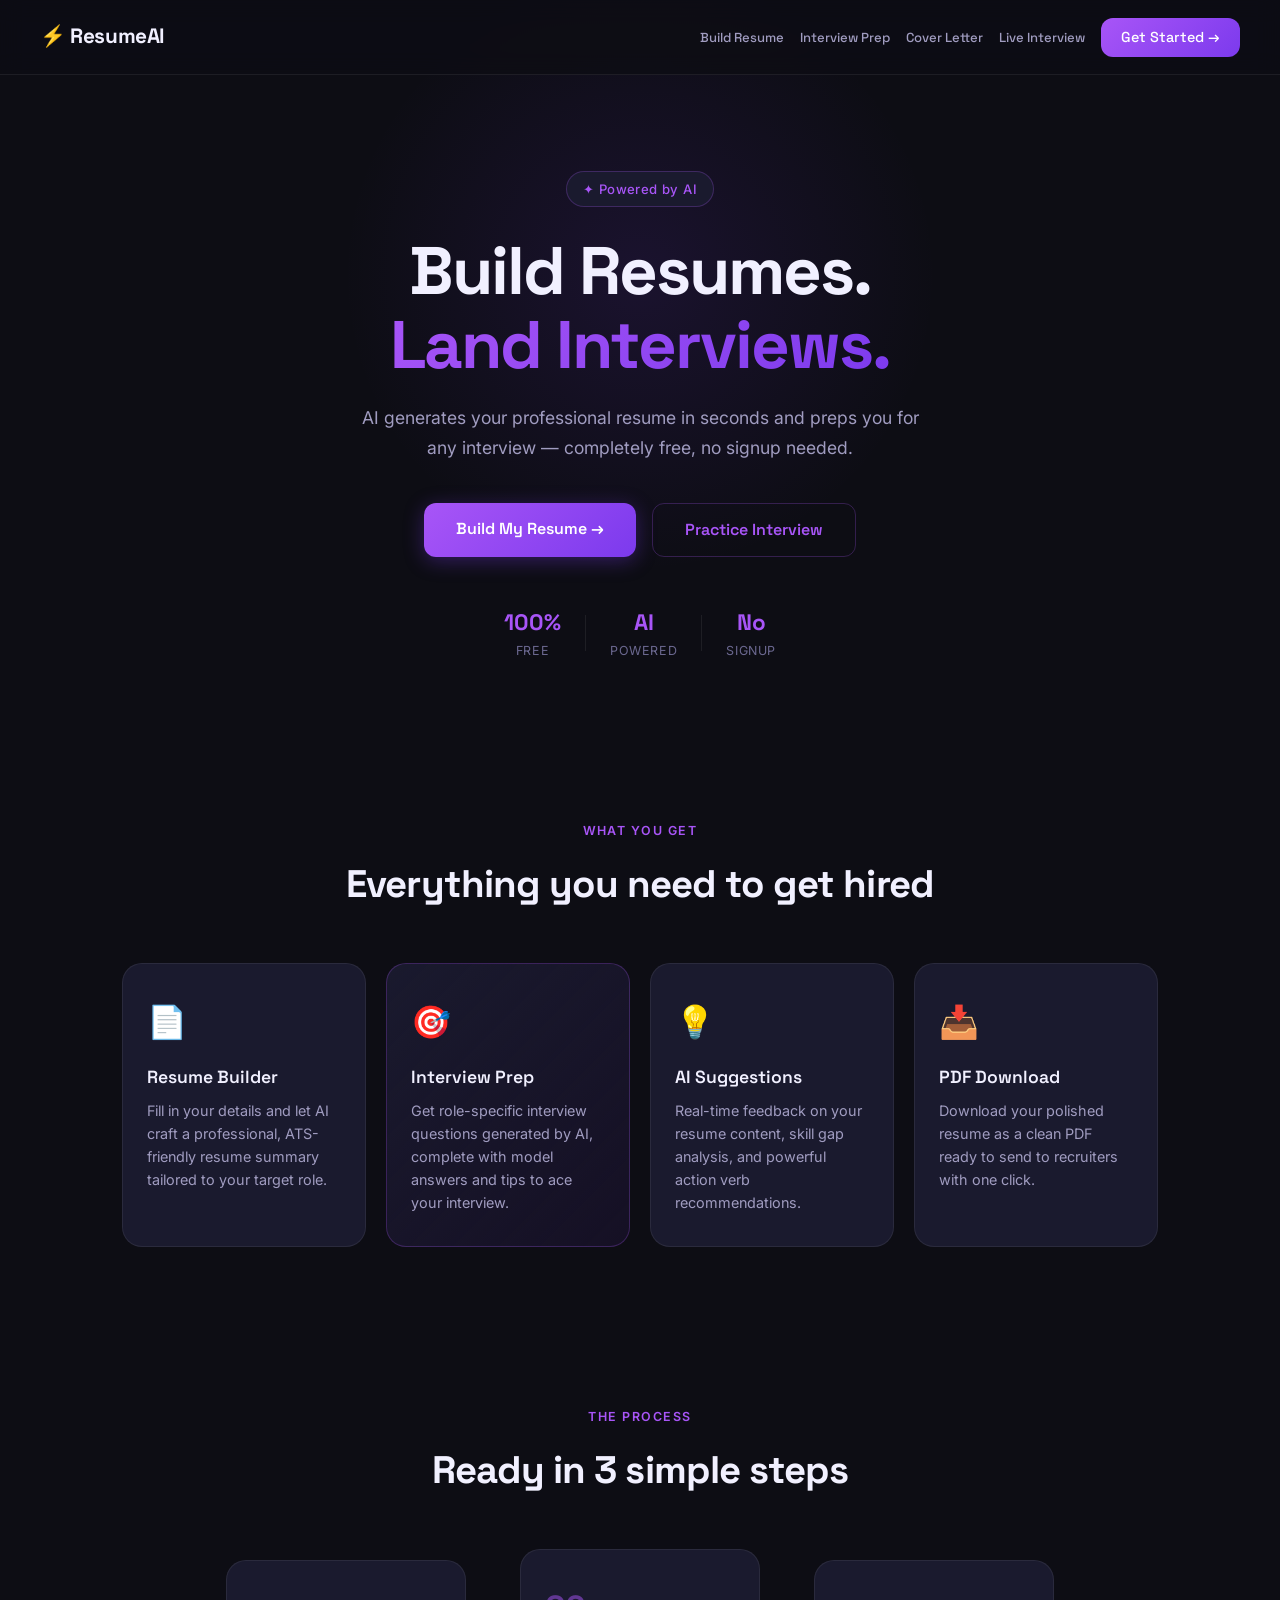
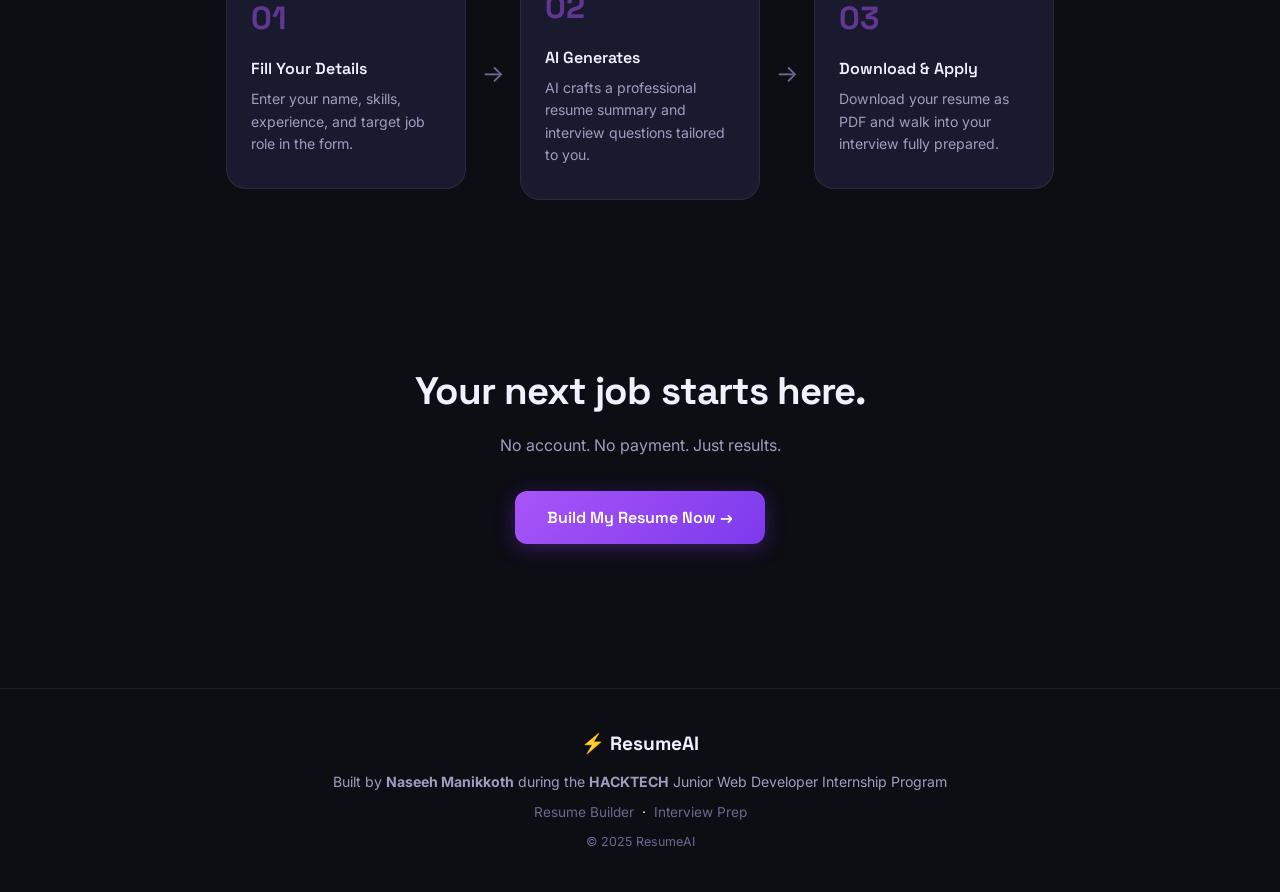
<file: index.html>
<!DOCTYPE html>
<html lang="en">
<head>
  <meta charset="UTF-8" />
  <meta name="viewport" content="width=device-width, initial-scale=1.0"/>
  <title>AI Resume Builder | HACKTECH</title>
  <link rel="stylesheet" href="css/style.css"/>
  <link href="https://fonts.googleapis.com/css2?family=Space+Grotesk:wght@400;500;600;700&family=Inter:wght@300;400;500&display=swap" rel="stylesheet"/>
</head>
<body>

  <nav class="navbar">
    <div class="nav-logo">⚡ ResumeAI</div>
    <div class="nav-links">
      <a href="resume-builder.html">Build Resume</a>
      <a href="interview-prep.html">Interview Prep</a>
      <a href="cover-letter.html">Cover Letter</a>
      <a href="live-interview.html">Live Interview</a>
      <a href="resume-builder.html" class="btn-nav">Get Started →</a>
    </div>
    <div class="hamburger" onclick="toggleMenu()">☰</div>
  </nav>


  <div class="mobile-menu" id="mobileMenu">
    <a href="resume-builder.html" onclick="toggleMenu()">Build Resume</a>
    <a href="interview-prep.html" onclick="toggleMenu()">Interview Prep</a>
    <a href="cover-letter.html" onclick="toggleMenu()">Cover Letter</a>
    <a href="live-interview.html" onclick="toggleMenu()">Live Interview</a>
    <a href="resume-builder.html" class="btn-nav" onclick="toggleMenu()">Get Started →</a>
  </div>


  <section class="hero">
    <div class="hero-badge">✦ Powered by AI</div>
    <h1 class="hero-title">Build Resumes.<br/><span class="gradient-text">Land Interviews.</span></h1>
    <p class="hero-sub">AI generates your professional resume in seconds and preps you for any interview — completely free, no signup needed.</p>
    <div class="hero-buttons">
      <a href="resume-builder.html" class="btn-primary">Build My Resume →</a>
      <a href="interview-prep.html" class="btn-secondary">Practice Interview</a>
    </div>
    <div class="hero-stats">
      <div class="stat"><span class="stat-num">100%</span><span class="stat-label">Free</span></div>
      <div class="stat-divider"></div>
      <div class="stat"><span class="stat-num">AI</span><span class="stat-label">Powered</span></div>
      <div class="stat-divider"></div>
      <div class="stat"><span class="stat-num">No</span><span class="stat-label">Signup</span></div>
    </div>
  </section>


  <section class="features">
    <p class="section-eyebrow">What you get</p>
    <h2 class="section-title">Everything you need to get hired</h2>
    <div class="features-grid">
      <div class="feature-card">
        <div class="feature-icon">📄</div>
        <h3>Resume Builder</h3>
        <p>Fill in your details and let AI craft a professional, ATS-friendly resume summary tailored to your target role.</p>
      </div>
      <div class="feature-card feature-card--highlight">
        <div class="feature-icon">🎯</div>
        <h3>Interview Prep</h3>
        <p>Get role-specific interview questions generated by AI, complete with model answers and tips to ace your interview.</p>
      </div>
      <div class="feature-card">
        <div class="feature-icon">💡</div>
        <h3>AI Suggestions</h3>
        <p>Real-time feedback on your resume content, skill gap analysis, and powerful action verb recommendations.</p>
      </div>
      <div class="feature-card">
        <div class="feature-icon">📥</div>
        <h3>PDF Download</h3>
        <p>Download your polished resume as a clean PDF ready to send to recruiters with one click.</p>
      </div>
    </div>
  </section>


  <section class="how-it-works">
    <p class="section-eyebrow">The process</p>
    <h2 class="section-title">Ready in 3 simple steps</h2>
    <div class="steps">
      <div class="step">
        <div class="step-num">01</div>
        <h3>Fill Your Details</h3>
        <p>Enter your name, skills, experience, and target job role in the form.</p>
      </div>
      <div class="step-arrow">→</div>
      <div class="step">
        <div class="step-num">02</div>
        <h3>AI Generates</h3>
        <p>AI crafts a professional resume summary and interview questions tailored to you.</p>
      </div>
      <div class="step-arrow">→</div>
      <div class="step">
        <div class="step-num">03</div>
        <h3>Download & Apply</h3>
        <p>Download your resume as PDF and walk into your interview fully prepared.</p>
      </div>
    </div>
  </section>


  <section class="cta-section">
    <h2>Your next job starts here.</h2>
    <p>No account. No payment. Just results.</p>
    <a href="resume-builder.html" class="btn-primary">Build My Resume Now →</a>
  </section>

  <footer class="footer">
    <div class="footer-logo">⚡ ResumeAI</div>
    <p class="footer-credit">Built by <strong>Naseeh Manikkoth</strong> during the <strong>HACKTECH</strong> Junior Web Developer Internship Program</p>
    <p class="footer-links">
      <a href="resume-builder.html">Resume Builder</a> &nbsp;·&nbsp;
      <a href="interview-prep.html">Interview Prep</a>
    </p>
    <p class="footer-copy">© 2025 ResumeAI</p>
  </footer>

  <script src="js/main.js"></script>
</body>
</html>
</file>
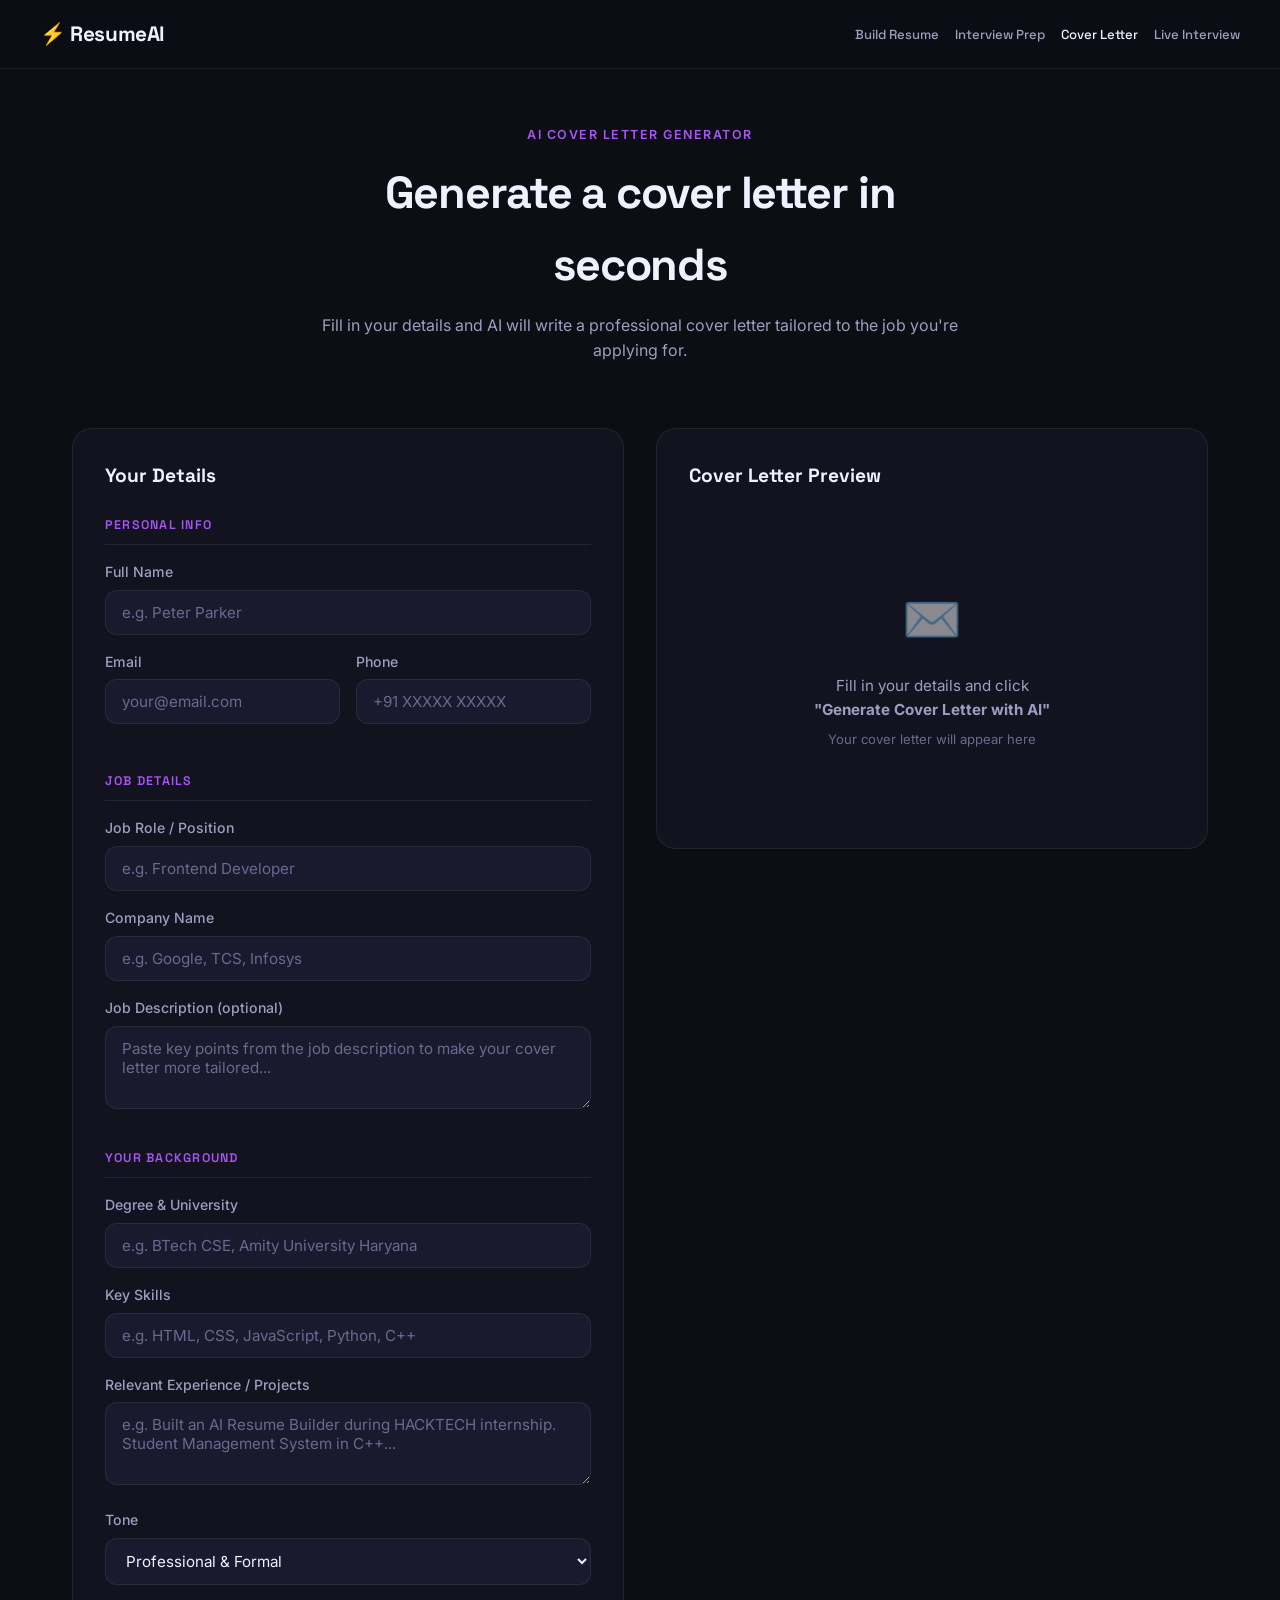
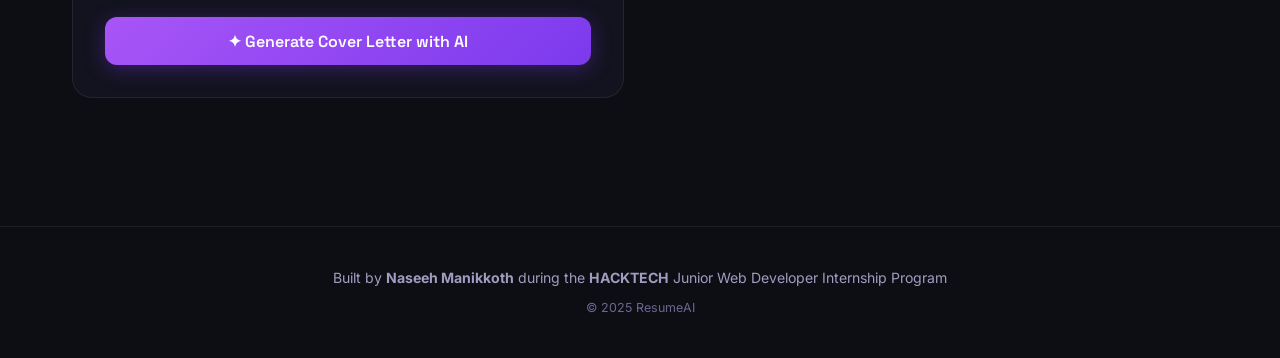
<file: cover-letter.html>
<!DOCTYPE html>
<html lang="en">
<head>
  <meta charset="UTF-8"/>
  <meta name="viewport" content="width=device-width, initial-scale=1.0"/>
  <title>Cover Letter Generator | ResumeAI</title>
  <link rel="stylesheet" href="css/style.css"/>
  <link rel="stylesheet" href="css/cover.css"/>
  <link href="https://fonts.googleapis.com/css2?family=Space+Grotesk:wght@400;500;600;700&family=Inter:wght@300;400;500&display=swap" rel="stylesheet"/>
</head>
<body>

  <!-- NAVBAR -->
  <nav class="navbar">
    <a href="index.html" class="nav-logo">⚡ ResumeAI</a>
    <div class="nav-links">
      <a href="resume-builder.html">Build Resume</a>
      <a href="interview-prep.html">Interview Prep</a>
      <a href="cover-letter.html" class="active">Cover Letter</a>
      <a href="live-interview.html">Live Interview</a>
    </div>
    <div class="hamburger" onclick="toggleMenu()">☰</div>
  </nav>

  <!-- MOBILE MENU -->
  <div class="mobile-menu" id="mobileMenu">
    <a href="resume-builder.html" onclick="toggleMenu()">Build Resume</a>
    <a href="interview-prep.html" onclick="toggleMenu()">Interview Prep</a>
    <a href="cover-letter.html" onclick="toggleMenu()">Cover Letter</a>
    <a href="live-interview.html" onclick="toggleMenu()">Live Interview</a>
  </div>

  <!-- PAGE HEADER -->
  <div class="page-header">
    <p class="section-eyebrow">AI Cover Letter Generator</p>
    <h1>Generate a cover letter in seconds</h1>
    <p class="page-sub">Fill in your details and AI will write a professional cover letter tailored to the job you're applying for.</p>
  </div>

  <!-- MAIN CONTENT -->
  <div class="cover-container">

    <!-- FORM PANEL -->
    <div class="form-panel">
      <h2 class="panel-title">Your Details</h2>

      <!-- Personal Info -->
      <div class="form-section">
        <h3 class="form-section-title">Personal Info</h3>
        <div class="form-group">
          <label for="fullName">Full Name</label>
          <input type="text" id="fullName" placeholder="e.g. Peter Parker"/>
        </div>
        <div class="form-row">
          <div class="form-group">
            <label for="email">Email</label>
            <input type="email" id="email" placeholder="your@email.com"/>
          </div>
          <div class="form-group">
            <label for="phone">Phone</label>
            <input type="text" id="phone" placeholder="+91 XXXXX XXXXX"/>
          </div>
        </div>
      </div>

      <!-- Job Details -->
      <div class="form-section">
        <h3 class="form-section-title">Job Details</h3>
        <div class="form-group">
          <label for="jobRole">Job Role / Position</label>
          <input type="text" id="jobRole" placeholder="e.g. Frontend Developer"/>
        </div>
        <div class="form-group">
          <label for="companyName">Company Name</label>
          <input type="text" id="companyName" placeholder="e.g. Google, TCS, Infosys"/>
        </div>
        <div class="form-group">
          <label for="jobDesc">Job Description (optional)</label>
          <textarea id="jobDesc" rows="3" placeholder="Paste key points from the job description to make your cover letter more tailored..."></textarea>
        </div>
      </div>

      <!-- Your Background -->
      <div class="form-section">
        <h3 class="form-section-title">Your Background</h3>
        <div class="form-group">
          <label for="degree">Degree & University</label>
          <input type="text" id="degree" placeholder="e.g. BTech CSE, Amity University Haryana"/>
        </div>
        <div class="form-group">
          <label for="skills">Key Skills</label>
          <input type="text" id="skills" placeholder="e.g. HTML, CSS, JavaScript, Python, C++"/>
        </div>
        <div class="form-group">
          <label for="experience">Relevant Experience / Projects</label>
          <textarea id="experience" rows="3" placeholder="e.g. Built an AI Resume Builder during HACKTECH internship. Student Management System in C++..."></textarea>
        </div>
        <div class="form-group">
          <label for="tone">Tone</label>
          <select id="tone">
            <option value="professional">Professional & Formal</option>
            <option value="enthusiastic">Enthusiastic & Energetic</option>
            <option value="confident">Confident & Bold</option>
          </select>
        </div>
      </div>

      <button class="btn-primary btn-full" onclick="generateCoverLetter()">
        ✦ Generate Cover Letter with AI
      </button>
    </div>

    <!-- PREVIEW PANEL -->
    <div class="preview-panel">
      <div class="preview-header">
        <h2 class="panel-title">Cover Letter Preview</h2>
        <button class="btn-download" onclick="downloadCoverLetter()" id="downloadBtn" style="display:none;">📥 Download PDF</button>
      </div>

      <!-- Empty State -->
      <div class="empty-state" id="emptyState">
        <div class="empty-icon">✉️</div>
        <p>Fill in your details and click<br/><strong>"Generate Cover Letter with AI"</strong></p>
        <p class="empty-sub">Your cover letter will appear here</p>
      </div>

      <!-- Loading State -->
      <div class="loading-state" id="loadingState" style="display:none;">
        <div class="loader"></div>
        <p>AI is writing your cover letter...</p>
      </div>

      <!-- Cover Letter Output -->
      <div class="cover-output" id="coverOutput" style="display:none;">
        <div id="coverContent"></div>
      </div>
    </div>

  </div>

  <!-- FOOTER -->
  <footer class="footer">
    <p class="footer-credit">Built by <strong>Naseeh Manikkoth</strong> during the <strong>HACKTECH</strong> Junior Web Developer Internship Program</p>
    <p class="footer-copy">© 2025 ResumeAI</p>
  </footer>

  <script src="js/main.js"></script>
  <script src="js/gemini.js"></script>
  <script src="js/cover.js"></script>
</body>
</html>
</file>
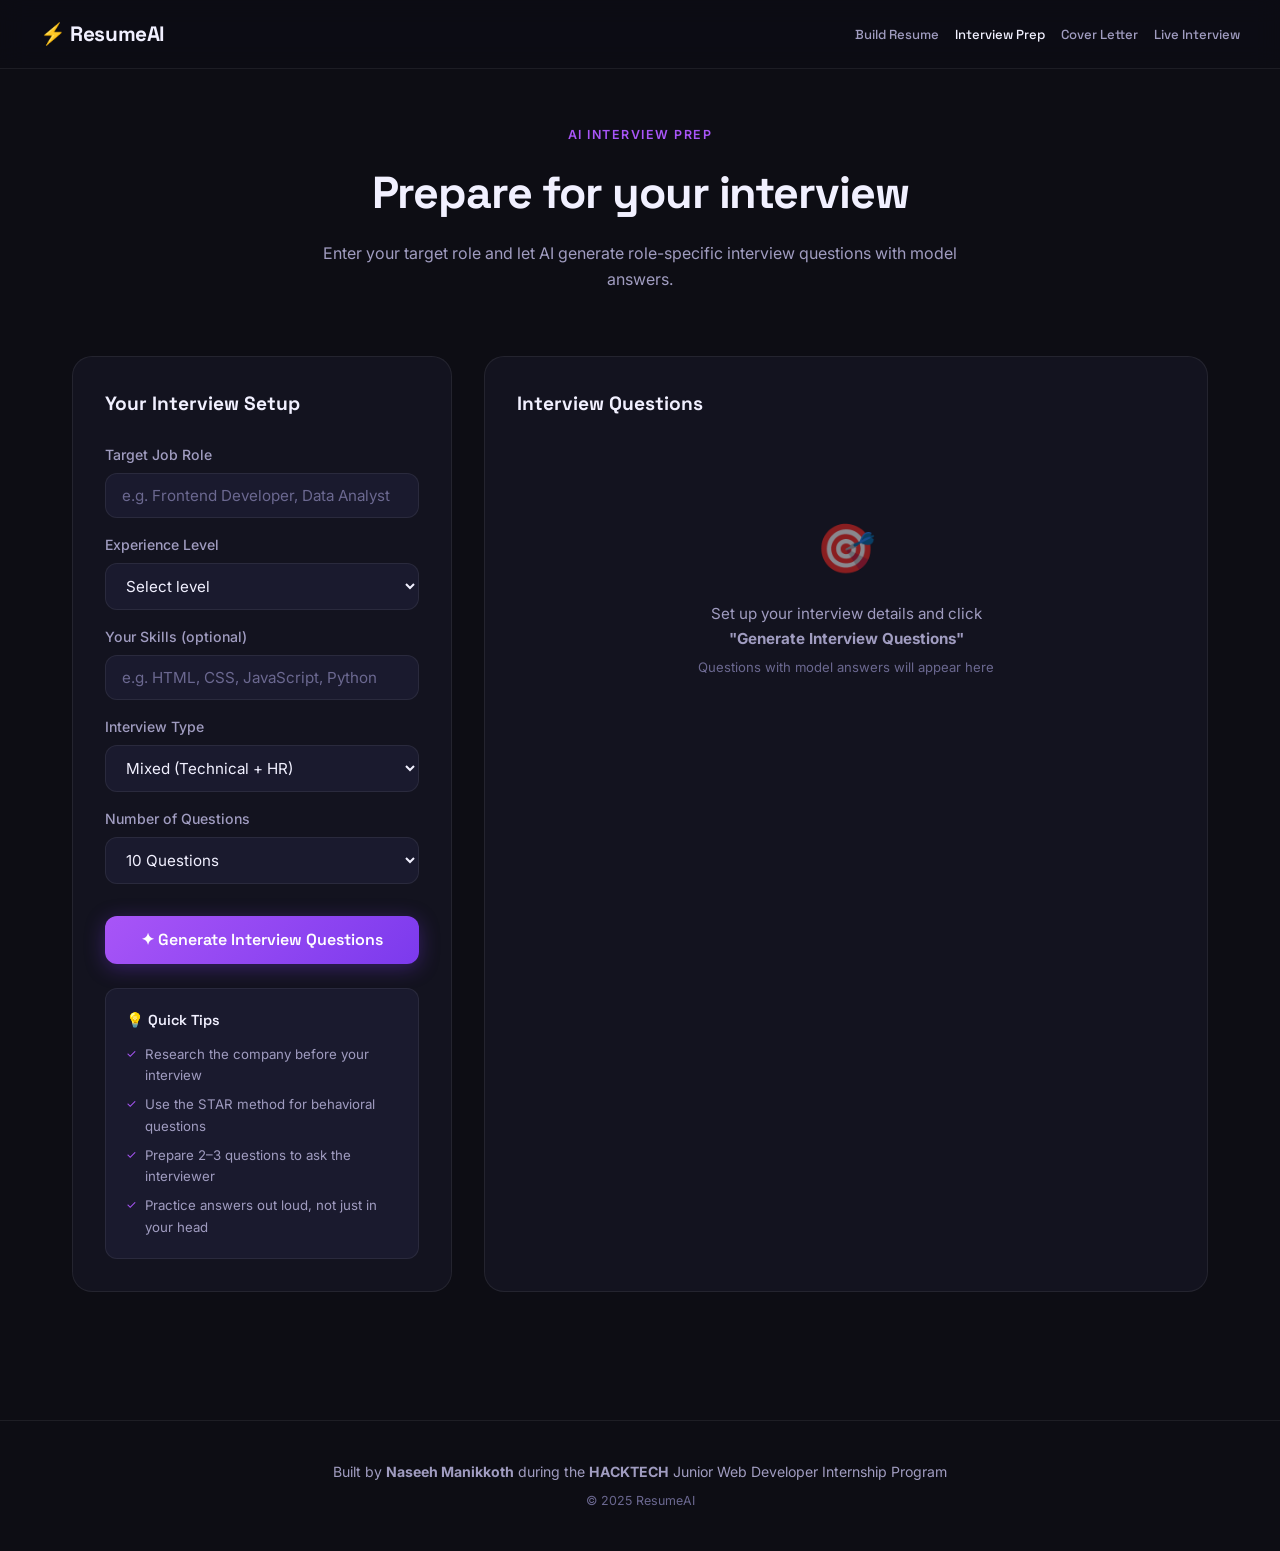
<file: interview-prep.html>
<!DOCTYPE html>
<html lang="en">
<head>
  <meta charset="UTF-8"/>
  <meta name="viewport" content="width=device-width, initial-scale=1.0"/>
  <title>Interview Prep | ResumeAI</title>
  <link rel="stylesheet" href="css/style.css"/>
  <link rel="stylesheet" href="css/interview.css"/>
  <link href="https://fonts.googleapis.com/css2?family=Space+Grotesk:wght@400;500;600;700&family=Inter:wght@300;400;500&display=swap" rel="stylesheet"/>
</head>
<body>

  <nav class="navbar">
    <a href="index.html" class="nav-logo">⚡ ResumeAI</a>
    <div class="nav-links">
      <a href="resume-builder.html">Build Resume</a>
      <a href="interview-prep.html" class="active">Interview Prep</a>
      <a href="cover-letter.html" onclick="toggleMenu()">Cover Letter</a>
      <a href="live-interview.html">Live Interview</a>
    </div>
    <div class="hamburger" onclick="toggleMenu()">☰</div>
  </nav>

  <div class="mobile-menu" id="mobileMenu">
    <a href="resume-builder.html" onclick="toggleMenu()">Build Resume</a>
    <a href="interview-prep.html" onclick="toggleMenu()">Interview Prep</a>
    <a href="cover-letter.html" onclick="toggleMenu()">Cover Letter</a> 
    <a href="live-interview.html" onclick="toggleMenu()">Live Interview</a>
  </div>

  <div class="page-header">
    <p class="section-eyebrow">AI Interview Prep</p>
    <h1>Prepare for your interview</h1>
    <p class="page-sub">Enter your target role and let AI generate role-specific interview questions with model answers.</p>
  </div>

  <div class="interview-container">


    <div class="input-panel">
      <h2 class="panel-title">Your Interview Setup</h2>

      <div class="form-section">
        <div class="form-group">
          <label for="intRole">Target Job Role</label>
          <input type="text" id="intRole" placeholder="e.g. Frontend Developer, Data Analyst"/>
        </div>
        <div class="form-group">
          <label for="intLevel">Experience Level</label>
          <select id="intLevel">
            <option value="">Select level</option>
            <option value="fresher">Fresher / Intern</option>
            <option value="junior">Junior (0–2 years)</option>
            <option value="mid">Mid-level (2–5 years)</option>
            <option value="senior">Senior (5+ years)</option>
          </select>
        </div>
        <div class="form-group">
          <label for="intSkills">Your Skills (optional)</label>
          <input type="text" id="intSkills" placeholder="e.g. HTML, CSS, JavaScript, Python"/>
        </div>
        <div class="form-group">
          <label for="intType">Interview Type</label>
          <select id="intType">
            <option value="mixed">Mixed (Technical + HR)</option>
            <option value="technical">Technical Only</option>
            <option value="hr">HR / Behavioral Only</option>
          </select>
        </div>
        <div class="form-group">
          <label for="numQuestions">Number of Questions</label>
          <select id="numQuestions">
            <option value="5">5 Questions</option>
            <option value="10" selected>10 Questions</option>
            <option value="15">15 Questions</option>
          </select>
        </div>
      </div>

      <button class="btn-primary btn-full" onclick="generateQuestions()">
        ✦ Generate Interview Questions
      </button>

      <div class="tips-box">
        <h3>💡 Quick Tips</h3>
        <ul>
          <li>Research the company before your interview</li>
          <li>Use the STAR method for behavioral questions</li>
          <li>Prepare 2–3 questions to ask the interviewer</li>
          <li>Practice answers out loud, not just in your head</li>
        </ul>
      </div>
    </div>

    <div class="questions-panel">
      <h2 class="panel-title">Interview Questions</h2>

      <div class="empty-state" id="intEmptyState">
        <div class="empty-icon">🎯</div>
        <p>Set up your interview details and click<br/><strong>"Generate Interview Questions"</strong></p>
        <p class="empty-sub">Questions with model answers will appear here</p>
      </div>

      <div class="loading-state" id="intLoadingState" style="display:none;">
        <div class="loader"></div>
        <p>AI is preparing your questions...</p>
      </div>

      <div id="questionsOutput" style="display:none;">
        <div class="questions-meta" id="questionsMeta"></div>
        <div id="questionsList"></div>
        <button class="btn-secondary btn-full" onclick="generateQuestions()" style="margin-top:1.5rem;">
          🔄 Regenerate Questions
        </button>
      </div>

    </div>
  </div>

  <footer class="footer">
    <p class="footer-credit">Built by <strong>Naseeh Manikkoth</strong> during the <strong>HACKTECH</strong> Junior Web Developer Internship Program</p>
    <p class="footer-copy">© 2025 ResumeAI</p>
  </footer>

  <script src="js/main.js"></script>
  <script src="js/gemini.js"></script>
  <script src="js/interview.js"></script>
</body>
</html>
</file>
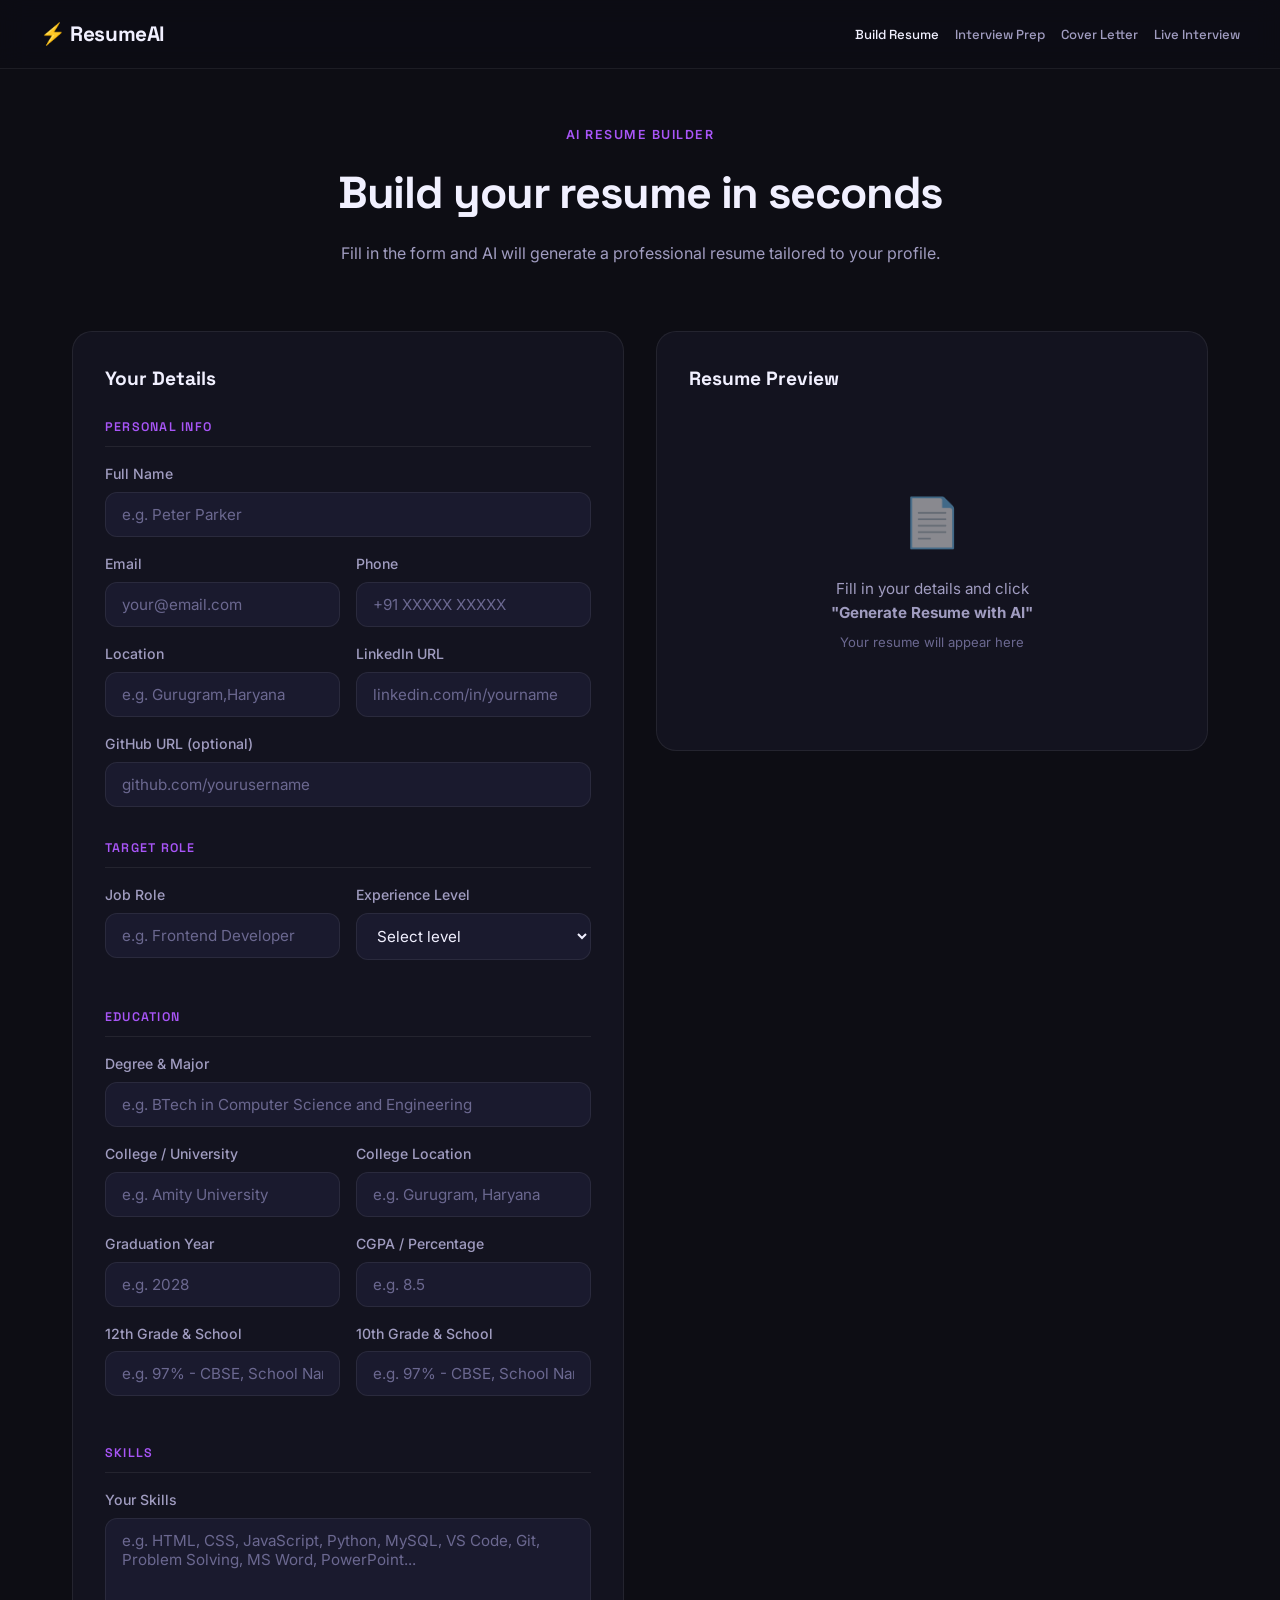
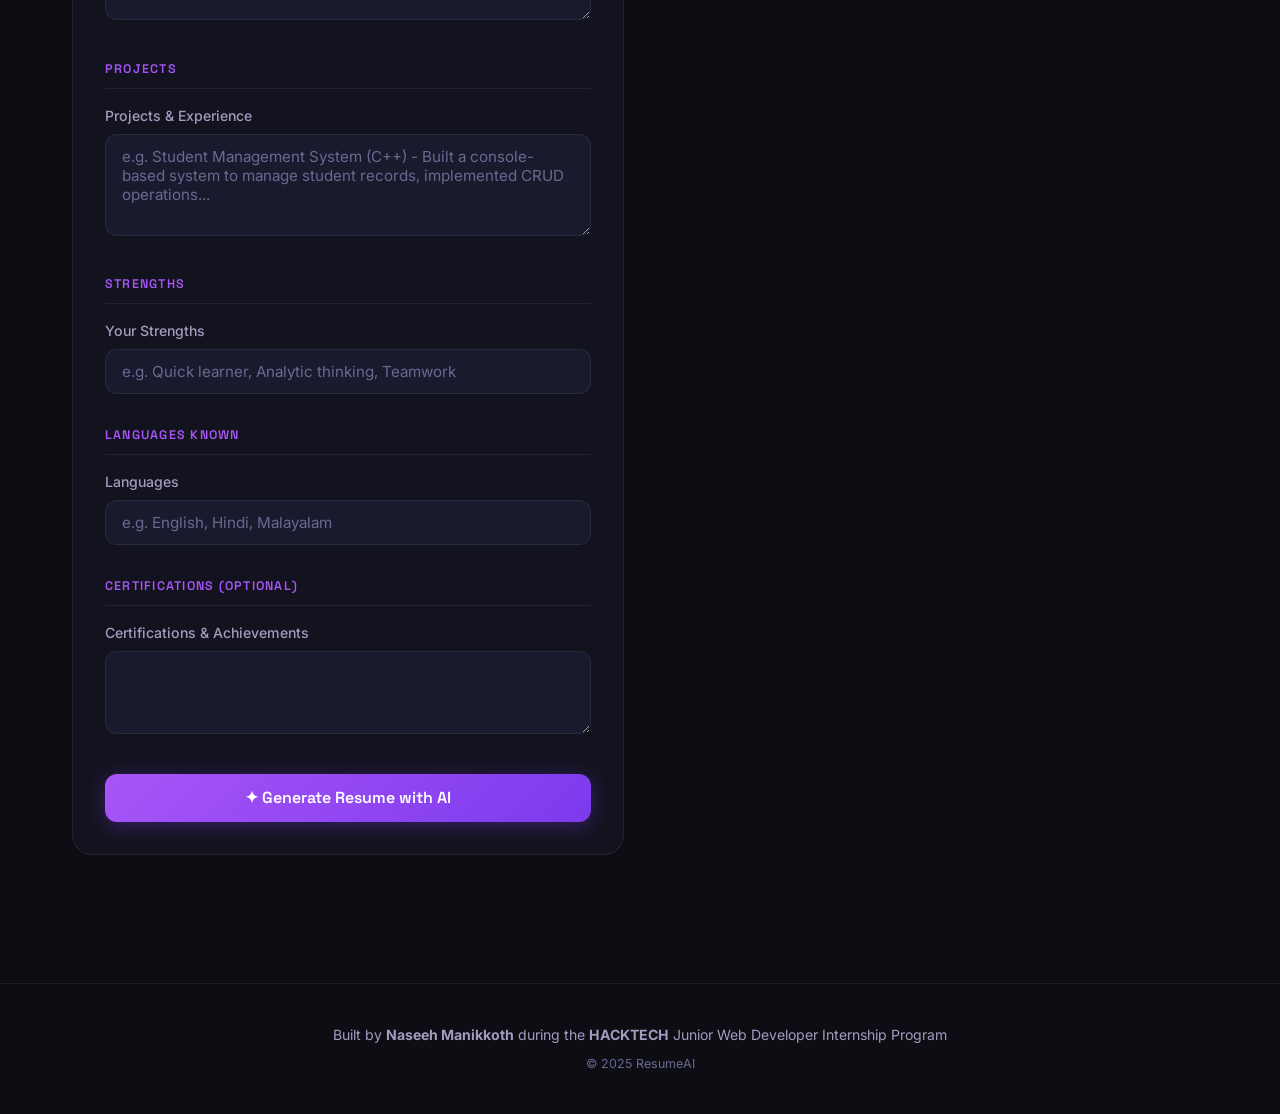
<file: resume-builder.html>
<!DOCTYPE html>
<html lang="en">
<head>
  <meta charset="UTF-8"/>
  <meta name="viewport" content="width=device-width, initial-scale=1.0"/>
  <title>Resume Builder | ResumeAI</title>
  <link rel="stylesheet" href="css/style.css"/>
  <link rel="stylesheet" href="css/resume.css"/>
  <link href="https://fonts.googleapis.com/css2?family=Space+Grotesk:wght@400;500;600;700&family=Inter:wght@300;400;500&display=swap" rel="stylesheet"/>
</head>
<body>

  <!-- NAVBAR -->
  <nav class="navbar">
    <a href="index.html" class="nav-logo">⚡ ResumeAI</a>
    <div class="nav-links">
      <a href="resume-builder.html" class="active">Build Resume</a>
      <a href="interview-prep.html">Interview Prep</a>
      <a href="cover-letter.html" onclick="toggleMenu()">Cover Letter</a>
      <a href="live-interview.html">Live Interview</a>
    </div>
    <div class="hamburger" onclick="toggleMenu()">☰</div>
  </nav>

  <!-- MOBILE MENU -->
  <div class="mobile-menu" id="mobileMenu">
    <a href="resume-builder.html" onclick="toggleMenu()">Build Resume</a>
    <a href="interview-prep.html" onclick="toggleMenu()">Interview Prep</a>
    <a href="cover-letter.html" onclick="toggleMenu()">Cover Letter</a>
    <a href="live-interview.html" onclick="toggleMenu()">Live Interview</a>
  </div>

  <!-- PAGE HEADER -->
  <div class="page-header">
    <p class="section-eyebrow">AI Resume Builder</p>
    <h1>Build your resume in seconds</h1>
    <p class="page-sub">Fill in the form and AI will generate a professional resume tailored to your profile.</p>
  </div>

  <!-- MAIN CONTENT -->
  <div class="builder-container">

    <!-- FORM PANEL -->
    <div class="form-panel">
      <h2 class="panel-title">Your Details</h2>

      <!-- Personal Info -->
      <div class="form-section">
        <h3 class="form-section-title">Personal Info</h3>
        <div class="form-group">
          <label for="fullName">Full Name</label>
          <input type="text" id="fullName" placeholder="e.g. Peter Parker"/>
        </div>
        <div class="form-row">
          <div class="form-group">
            <label for="email">Email</label>
            <input type="email" id="email" placeholder="your@email.com"/>
          </div>
          <div class="form-group">
            <label for="phone">Phone</label>
            <input type="text" id="phone" placeholder="+91 XXXXX XXXXX"/>
          </div>
        </div>
        <div class="form-row">
          <div class="form-group">
            <label for="location">Location</label>
            <input type="text" id="location" placeholder="e.g. Gurugram,Haryana"/>
          </div>
          <div class="form-group">
            <label for="linkedin">LinkedIn URL</label>
            <input type="text" id="linkedin" placeholder="linkedin.com/in/yourname"/>
          </div>
        </div>
        <div class="form-group">
          <label for="github">GitHub URL (optional)</label>
          <input type="text" id="github" placeholder="github.com/yourusername"/>
        </div>
      </div>

      <!-- Target Role -->
      <div class="form-section">
        <h3 class="form-section-title">Target Role</h3>
        <div class="form-row">
          <div class="form-group">
            <label for="jobRole">Job Role</label>
            <input type="text" id="jobRole" placeholder="e.g. Frontend Developer"/>
          </div>
          <div class="form-group">
            <label for="experience">Experience Level</label>
            <select id="experience">
              <option value="">Select level</option>
              <option value="fresher">Fresher / Intern</option>
              <option value="junior">Junior (0–2 years)</option>
              <option value="mid">Mid-level (2–5 years)</option>
              <option value="senior">Senior (5+ years)</option>
            </select>
          </div>
        </div>
      </div>

      <!-- Education -->
      <div class="form-section">
        <h3 class="form-section-title">Education</h3>
        <div class="form-group">
          <label for="degree">Degree & Major</label>
          <input type="text" id="degree" placeholder="e.g. BTech in Computer Science and Engineering"/>
        </div>
        <div class="form-row">
          <div class="form-group">
            <label for="college">College / University</label>
            <input type="text" id="college" placeholder="e.g. Amity University"/>
          </div>
          <div class="form-group">
            <label for="collegeLocation">College Location</label>
            <input type="text" id="collegeLocation" placeholder="e.g. Gurugram, Haryana"/>
          </div>
        </div>
        <div class="form-row">
          <div class="form-group">
            <label for="gradYear">Graduation Year</label>
            <input type="text" id="gradYear" placeholder="e.g. 2028"/>
          </div>
          <div class="form-group">
            <label for="cgpa">CGPA / Percentage</label>
            <input type="text" id="cgpa" placeholder="e.g. 8.5"/>
          </div>
        </div>
        <div class="form-row">
          <div class="form-group">
            <label for="class12">12th Grade & School</label>
            <input type="text" id="class12" placeholder="e.g. 97% - CBSE, School Name, Pass-out year"/>
          </div>
          <div class="form-group">
            <label for="class10">10th Grade & School</label>
            <input type="text" id="class10" placeholder="e.g. 97% - CBSE, School Name, pass-out year"/>
          </div>
        </div>
      </div>

    <!-- Skills -->
      <div class="form-section">
        <h3 class="form-section-title">Skills</h3>
        <div class="form-group">
          <label for="skills">Your Skills</label>
          <textarea id="skills" rows="4" placeholder="e.g. HTML, CSS, JavaScript, Python, MySQL, VS Code, Git, Problem Solving, MS Word, PowerPoint..."></textarea>
        </div>
      </div>

      <!-- Projects -->
      <div class="form-section">
        <h3 class="form-section-title">Projects</h3>
        <div class="form-group">
          <label for="workExp">Projects & Experience</label>
          <textarea id="workExp" rows="4" placeholder="e.g. Student Management System (C++) - Built a console-based system to manage student records, implemented CRUD operations..."></textarea>
        </div>
      </div>

      <!-- Strengths -->
      <div class="form-section">
        <h3 class="form-section-title">Strengths</h3>
        <div class="form-group">
          <label for="strengths">Your Strengths</label>
          <input type="text" id="strengths" placeholder="e.g. Quick learner, Analytic thinking, Teamwork"/>
        </div>
      </div>

      <!-- Languages -->
      <div class="form-section">
        <h3 class="form-section-title">Languages Known</h3>
        <div class="form-group">
          <label for="languages">Languages</label>
          <input type="text" id="languages" placeholder="e.g. English, Hindi, Malayalam"/>
        </div>
      </div>

      <!-- Certifications -->
      <div class="form-section">
        <h3 class="form-section-title">Certifications (Optional)</h3>
        <div class="form-group">
          <label for="achievements">Certifications & Achievements</label>
          <textarea id="achievements" rows="3" placeholder=" "></textarea>
        </div>
      </div>

      <button class="btn-primary btn-full" onclick="generateResume()">
        ✦ Generate Resume with AI
      </button>
    </div>

    <!-- PREVIEW PANEL -->
    <div class="preview-panel">
      <div class="preview-header">
        <h2 class="panel-title">Resume Preview</h2>
        <button class="btn-download" onclick="downloadPDF()" id="downloadBtn" style="display:none;">📥 Download PDF</button>
      </div>

      <!-- Empty State -->
      <div class="empty-state" id="emptyState">
        <div class="empty-icon">📄</div>
        <p>Fill in your details and click<br/><strong>"Generate Resume with AI"</strong></p>
        <p class="empty-sub">Your resume will appear here</p>
      </div>

      <!-- Loading State -->
      <div class="loading-state" id="loadingState" style="display:none;">
        <div class="loader"></div>
        <p>AI is crafting your resume...</p>
      </div>

      <!-- Resume Output -->
      <div class="resume-output" id="resumeOutput" style="display:none;">

        <!-- Resume Header -->
        <div class="resume-head">
          <h1 id="previewName">Your Name</h1>
          <div class="preview-contacts" id="previewContacts"></div>
        </div>

        <!-- Education -->
        <div class="resume-section">
          <h2 class="resume-sec-title">Education</h2>
          <div id="previewEducation"></div>
        </div>

        <!-- Profile/Summary -->
        <div class="resume-section">
          <h2 class="resume-sec-title">Profile</h2>
          <p id="previewSummary"></p>
        </div>

        <!-- Technical Knowledge -->
        <div class="resume-section">
          <h2 class="resume-sec-title">Skills</h2>
          <div id="previewSkills"></div>
        </div>

        <!-- Projects -->
        <div class="resume-section" id="expSection">
          <h2 class="resume-sec-title">Projects</h2>
          <div id="previewExperience"></div>
        </div>

        <!-- Strengths -->
        <div class="resume-section" id="strengthSection" style="display:none;">
          <h2 class="resume-sec-title">Strength</h2>
          <div id="previewStrengths"></div>
        </div>

        <!-- Languages -->
        <div class="resume-section" id="langSection" style="display:none;">
          <h2 class="resume-sec-title">Language Known</h2>
          <div id="previewLanguages"></div>
        </div>

        <!-- Certifications -->
        <div class="resume-section" id="achieveSection" style="display:none;">
          <h2 class="resume-sec-title">Certifications</h2>
          <div id="previewAchievements"></div>
        </div>

        <!-- AI Suggestions -->
        <div class="ai-suggestions" id="aiSuggestions">
          <h3>✦ AI Suggestions</h3>
          <div id="suggestionsContent"></div>
        </div>

      </div>
    </div>

  </div>

  <!-- FOOTER -->
  <footer class="footer">
    <p class="footer-credit">Built by <strong>Naseeh Manikkoth</strong> during the <strong>HACKTECH</strong> Junior Web Developer Internship Program</p>
    <p class="footer-copy">© 2025 ResumeAI</p>
  </footer>

  <script src="js/main.js"></script>
  <script src="js/gemini.js"></script>
  <script src="js/resume.js"></script>
</body>
</html>
</file>
<file: css/style.css>
/* =============================================
   RESUMEAI — GLOBAL STYLES
   Theme: Purple & Dark (Modern/Techy)
   Fonts: Space Grotesk (display) + Inter (body)
============================================= */

/* --- RESET & BASE --- */
*, *::before, *::after { box-sizing: border-box; margin: 0; padding: 0; }

:root {
  --bg-base:        #0d0d14;
  --bg-surface:     #13131f;
  --bg-card:        #1a1a2e;
  --bg-card-hover:  #1f1f38;
  --purple-bright:  #a855f7;
  --purple-mid:     #7c3aed;
  --purple-soft:    #6d28d9;
  --purple-glow:    rgba(168, 85, 247, 0.15);
  --purple-border:  rgba(168, 85, 247, 0.25);
  --text-primary:   #f1f0ff;
  --text-secondary: #a09cc0;
  --text-muted:     #6b6890;
  --border:         rgba(255,255,255,0.07);
  --border-hover:   rgba(168, 85, 247, 0.4);
  --gradient:       linear-gradient(135deg, #a855f7, #7c3aed);
  --font-display:   'Space Grotesk', sans-serif;
  --font-body:      'Inter', sans-serif;
  --radius:         12px;
  --radius-lg:      20px;
  --transition:     0.2s ease;
}

html { scroll-behavior: smooth; }

body {
  background-color: var(--bg-base);
  color: var(--text-primary);
  font-family: var(--font-body);
  font-size: 16px;
  line-height: 1.6;
  min-height: 100vh;
}

a { color: var(--purple-bright); text-decoration: none; transition: color var(--transition); }
a:hover { color: #c084fc; }

input, select, textarea {
  width: 100%;
  background: var(--bg-card);
  border: 1px solid var(--border);
  border-radius: var(--radius);
  color: var(--text-primary);
  font-family: var(--font-body);
  font-size: 0.95rem;
  padding: 0.75rem 1rem;
  outline: none;
  transition: border-color var(--transition), box-shadow var(--transition);
}
input::placeholder, textarea::placeholder { color: var(--text-muted); }
input:focus, select:focus, textarea:focus {
  border-color: var(--purple-bright);
  box-shadow: 0 0 0 3px var(--purple-glow);
}
select option { background: var(--bg-card); }
textarea { resize: vertical; }

/* --- BUTTONS --- */
.btn-primary {
  display: inline-block;
  background: var(--gradient);
  color: #fff;
  font-family: var(--font-display);
  font-size: 1rem;
  font-weight: 600;
  padding: 0.85rem 2rem;
  border-radius: var(--radius);
  border: none;
  cursor: pointer;
  transition: opacity var(--transition), transform var(--transition), box-shadow var(--transition);
  box-shadow: 0 4px 20px rgba(124, 58, 237, 0.35);
}
.btn-primary:hover {
  opacity: 0.92;
  transform: translateY(-1px);
  box-shadow: 0 6px 28px rgba(124, 58, 237, 0.5);
  color: #fff;
}

.btn-secondary {
  display: inline-block;
  background: transparent;
  color: var(--purple-bright);
  font-family: var(--font-display);
  font-size: 1rem;
  font-weight: 600;
  padding: 0.85rem 2rem;
  border-radius: var(--radius);
  border: 1.5px solid var(--purple-border);
  cursor: pointer;
  transition: background var(--transition), border-color var(--transition);
}
.btn-secondary:hover {
  background: var(--purple-glow);
  border-color: var(--purple-bright);
  color: var(--purple-bright);
}

.btn-full { width: 100%; text-align: center; }

/* --- NAVBAR --- */
.navbar {
  display: flex;
  align-items: center;
  justify-content: space-between;
  padding: 1.1rem 2.5rem;
  background: rgba(13,13,20,0.85);
  backdrop-filter: blur(12px);
  border-bottom: 1px solid var(--border);
  position: sticky;
  top: 0;
  z-index: 100;
}

.nav-logo {
  font-family: var(--font-display);
  font-size: 1.3rem;
  font-weight: 700;
  color: var(--text-primary);
  letter-spacing: -0.02em;
}

.nav-links {
  display: flex;
  align-items: center;
  gap: 1rem;
}
.nav-links a {
  color: var(--text-secondary);
  font-family: var(--font-display);
  font-size: 0.82rem;
  font-weight: 500;
}
.nav-links a:hover, .nav-links a.active { color: var(--text-primary); }
.btn-nav {
  background: var(--gradient);
  color: #fff !important;
  padding: 0.5rem 1.25rem;
  border-radius: var(--radius);
  font-size: 0.9rem !important;
}
.btn-nav:hover { opacity: 0.88; }

.hamburger {
  display: none;
  font-size: 1.5rem;
  cursor: pointer;
  color: var(--text-primary);
}

.mobile-menu {
  display: none;
  flex-direction: column;
  gap: 0;
  background: var(--bg-surface);
  border-bottom: 1px solid var(--border);
}
.mobile-menu a {
  padding: 1rem 2rem;
  color: var(--text-secondary);
  font-family: var(--font-display);
  border-bottom: 1px solid var(--border);
}
.mobile-menu a:hover { color: var(--text-primary); background: var(--bg-card); }
.mobile-menu.open { display: flex; }

/* --- HERO --- */
.hero {
  text-align: center;
  padding: 6rem 2rem 5rem;
  max-width: 820px;
  margin: 0 auto;
  position: relative;
}

.hero::before {
  content: '';
  position: absolute;
  top: -100px;
  left: 50%;
  transform: translateX(-50%);
  width: 600px;
  height: 600px;
  background: radial-gradient(ellipse, rgba(124,58,237,0.12) 0%, transparent 70%);
  pointer-events: none;
  z-index: 0;
}

.hero > * { position: relative; z-index: 1; }

.hero-badge {
  display: inline-block;
  background: var(--bg-card);
  border: 1px solid var(--purple-border);
  color: var(--purple-bright);
  font-size: 0.82rem;
  font-weight: 500;
  padding: 0.4rem 1rem;
  border-radius: 999px;
  margin-bottom: 1.75rem;
  letter-spacing: 0.03em;
}

.hero-title {
  font-family: var(--font-display);
  font-size: clamp(2.6rem, 6vw, 4.2rem);
  font-weight: 700;
  line-height: 1.1;
  letter-spacing: -0.03em;
  margin-bottom: 1.25rem;
  color: var(--text-primary);
}

.gradient-text {
  background: var(--gradient);
  -webkit-background-clip: text;
  -webkit-text-fill-color: transparent;
  background-clip: text;
}

.hero-sub {
  font-size: 1.1rem;
  color: var(--text-secondary);
  max-width: 560px;
  margin: 0 auto 2.5rem;
  line-height: 1.7;
}

.hero-buttons {
  display: flex;
  gap: 1rem;
  justify-content: center;
  flex-wrap: wrap;
  margin-bottom: 3rem;
}

.hero-stats {
  display: flex;
  align-items: center;
  justify-content: center;
  gap: 1.5rem;
}
.stat { display: flex; flex-direction: column; align-items: center; }
.stat-num {
  font-family: var(--font-display);
  font-size: 1.4rem;
  font-weight: 700;
  color: var(--purple-bright);
}
.stat-label { font-size: 0.78rem; color: var(--text-muted); text-transform: uppercase; letter-spacing: 0.05em; }
.stat-divider { width: 1px; height: 36px; background: var(--border); }

/* --- SECTION SHARED --- */
.section-eyebrow {
  font-size: 0.78rem;
  font-weight: 600;
  text-transform: uppercase;
  letter-spacing: 0.12em;
  color: var(--purple-bright);
  margin-bottom: 0.75rem;
}
.section-title {
  font-family: var(--font-display);
  font-size: clamp(1.8rem, 3vw, 2.5rem);
  font-weight: 700;
  letter-spacing: -0.025em;
  margin-bottom: 3rem;
  color: var(--text-primary);
}

/* --- FEATURES --- */
.features {
  padding: 5rem 2rem;
  max-width: 1100px;
  margin: 0 auto;
  text-align: center;
}
.features-grid {
  display: grid;
  grid-template-columns: repeat(auto-fit, minmax(220px, 1fr));
  gap: 1.25rem;
}
.feature-card {
  background: var(--bg-card);
  border: 1px solid var(--border);
  border-radius: var(--radius-lg);
  padding: 2rem 1.5rem;
  text-align: left;
  transition: border-color var(--transition), transform var(--transition);
}
.feature-card:hover {
  border-color: var(--border-hover);
  transform: translateY(-3px);
}
.feature-card--highlight {
  border-color: var(--purple-border);
  background: linear-gradient(135deg, var(--bg-card) 0%, rgba(124,58,237,0.08) 100%);
}
.feature-icon { font-size: 2rem; margin-bottom: 1rem; }
.feature-card h3 {
  font-family: var(--font-display);
  font-size: 1.1rem;
  font-weight: 600;
  margin-bottom: 0.5rem;
  color: var(--text-primary);
}
.feature-card p { font-size: 0.9rem; color: var(--text-secondary); line-height: 1.6; }

/* --- HOW IT WORKS --- */
.how-it-works {
  padding: 5rem 2rem;
  max-width: 900px;
  margin: 0 auto;
  text-align: center;
}
.steps {
  display: flex;
  align-items: center;
  justify-content: center;
  gap: 1rem;
  flex-wrap: wrap;
}
.step {
  background: var(--bg-card);
  border: 1px solid var(--border);
  border-radius: var(--radius-lg);
  padding: 2rem 1.5rem;
  flex: 1;
  min-width: 180px;
  max-width: 240px;
  text-align: left;
}
.step-num {
  font-family: var(--font-display);
  font-size: 2rem;
  font-weight: 700;
  color: var(--purple-bright);
  opacity: 0.5;
  margin-bottom: 0.75rem;
}
.step h3 {
  font-family: var(--font-display);
  font-size: 1rem;
  font-weight: 600;
  margin-bottom: 0.4rem;
}
.step p { font-size: 0.88rem; color: var(--text-secondary); }
.step-arrow { font-size: 1.5rem; color: var(--text-muted); }

/* --- CTA --- */
.cta-section {
  text-align: center;
  padding: 5rem 2rem;
  max-width: 600px;
  margin: 0 auto;
}
.cta-section h2 {
  font-family: var(--font-display);
  font-size: clamp(1.8rem, 3vw, 2.5rem);
  font-weight: 700;
  letter-spacing: -0.025em;
  margin-bottom: 0.75rem;
}
.cta-section p { color: var(--text-secondary); margin-bottom: 2rem; }

/* --- PAGE HEADER (inner pages) --- */
.page-header {
  text-align: center;
  padding: 3.5rem 2rem 2rem;
  max-width: 700px;
  margin: 0 auto;
}
.page-header h1 {
  font-family: var(--font-display);
  font-size: clamp(1.8rem, 4vw, 2.8rem);
  font-weight: 700;
  letter-spacing: -0.025em;
  margin-bottom: 0.75rem;
}
.page-sub { color: var(--text-secondary); font-size: 1rem; }

/* --- FORM SHARED --- */
.form-section { margin-bottom: 2rem; }
.form-section-title {
  font-family: var(--font-display);
  font-size: 0.78rem;
  font-weight: 600;
  text-transform: uppercase;
  letter-spacing: 0.1em;
  color: var(--purple-bright);
  margin-bottom: 1rem;
  padding-bottom: 0.5rem;
  border-bottom: 1px solid var(--border);
}
.form-group { margin-bottom: 1rem; }
.form-group label {
  display: block;
  font-size: 0.88rem;
  font-weight: 500;
  color: var(--text-secondary);
  margin-bottom: 0.4rem;
}
.form-row {
  display: grid;
  grid-template-columns: 1fr 1fr;
  gap: 1rem;
}
.panel-title {
  font-family: var(--font-display);
  font-size: 1.2rem;
  font-weight: 700;
  margin-bottom: 1.5rem;
  color: var(--text-primary);
}

/* --- EMPTY & LOADING STATES --- */
.empty-state {
  display: flex;
  flex-direction: column;
  align-items: center;
  justify-content: center;
  height: 300px;
  text-align: center;
  color: var(--text-secondary);
}
.empty-icon { font-size: 3rem; margin-bottom: 1rem; opacity: 0.5; }
.empty-state p { font-size: 0.95rem; line-height: 1.6; }
.empty-sub { font-size: 0.82rem !important; color: var(--text-muted); margin-top: 0.4rem; }

.loading-state {
  display: flex;
  flex-direction: column;
  align-items: center;
  justify-content: center;
  height: 300px;
  gap: 1.25rem;
  color: var(--text-secondary);
}
.loader {
  width: 40px;
  height: 40px;
  border: 3px solid var(--border);
  border-top-color: var(--purple-bright);
  border-radius: 50%;
  animation: spin 0.8s linear infinite;
}
@keyframes spin { to { transform: rotate(360deg); } }

/* --- FOOTER --- */
.footer {
  text-align: center;
  padding: 2.5rem 2rem;
  border-top: 1px solid var(--border);
  margin-top: 4rem;
}
.footer-logo {
  font-family: var(--font-display);
  font-size: 1.2rem;
  font-weight: 700;
  margin-bottom: 0.75rem;
}
.footer-credit { font-size: 0.88rem; color: var(--text-secondary); margin-bottom: 0.5rem; }
.footer-links { font-size: 0.85rem; margin-bottom: 0.5rem; }
.footer-links a { color: var(--text-muted); }
.footer-links a:hover { color: var(--purple-bright); }
.footer-copy { font-size: 0.78rem; color: var(--text-muted); }

/* --- RESPONSIVE --- */
@media (max-width: 768px) {
  .nav-links { display: none; }
  .hamburger { display: block; }
  .navbar { padding: 1rem 1.5rem; }
  .form-row { grid-template-columns: 1fr; }
  .hero { padding: 4rem 1.5rem 3rem; }
  .features, .how-it-works { padding: 3rem 1.5rem; }
  .steps { flex-direction: column; align-items: stretch; }
  .step { max-width: 100%; }
  .step-arrow { transform: rotate(90deg); }
}
</file>
<file: css/cover.css>
.cover-container {
  display: grid;
  grid-template-columns: 1fr 1fr;
  gap: 2rem;
  max-width: 1200px;
  margin: 0 auto;
  padding: 2rem 2rem 4rem;
}

.form-panel {
  background: var(--bg-surface);
  border: 1px solid var(--border);
  border-radius: var(--radius-lg);
  padding: 2rem;
  height: fit-content;
}

.preview-panel {
  background: var(--bg-surface);
  border: 1px solid var(--border);
  border-radius: var(--radius-lg);
  padding: 2rem;
  position: sticky;
  top: 80px;
  height: fit-content;
  max-height: calc(100vh - 100px);
  overflow-y: auto;
}

.preview-header {
  display: flex;
  align-items: center;
  justify-content: space-between;
  margin-bottom: 1.5rem;
}
.preview-header .panel-title { margin-bottom: 0; }

.btn-download {
  background: var(--bg-card);
  border: 1px solid var(--purple-border);
  color: var(--purple-bright);
  font-family: var(--font-display);
  font-size: 0.85rem;
  font-weight: 600;
  padding: 0.5rem 1rem;
  border-radius: var(--radius);
  cursor: pointer;
  transition: background var(--transition);
}
.btn-download:hover { background: var(--purple-glow); }

.cover-output {
  background: #fff;
  color: #1a1a2e;
  border-radius: var(--radius);
  padding: 2rem;
  font-family: var(--font-body);
}

.cover-date { font-size: 0.88rem; color: #555; margin-bottom: 1.5rem; }

.cover-sender { margin-bottom: 1.5rem; }
.cover-sender h3 { font-family: 'Space Grotesk', sans-serif; font-size: 1.2rem; font-weight: 700; color: #1a1a2e; }
.cover-sender p { font-size: 0.82rem; color: #555; margin-top: 0.2rem; }

.cover-recipient { margin-bottom: 1.5rem; padding-bottom: 1rem; border-bottom: 1px solid #e5e7eb; }
.cover-recipient p { font-size: 0.88rem; color: #333; line-height: 1.5; }

.cover-subject { font-family: 'Space Grotesk', sans-serif; font-size: 0.95rem; font-weight: 700; color: #7c3aed; margin-bottom: 1.25rem; }

.cover-body p { font-size: 0.9rem; color: #333; line-height: 1.8; margin-bottom: 1rem; }

.cover-closing { margin-top: 1.5rem; }
.cover-closing p { font-size: 0.88rem; color: #333; }
.cover-closing .cover-name { font-family: 'Space Grotesk', sans-serif; font-size: 1rem; font-weight: 700; color: #1a1a2e; margin-top: 0.5rem; }

@media (max-width: 900px) {
  .cover-container { grid-template-columns: 1fr; }
  .preview-panel { position: static; max-height: none; }
}
</file>
<file: css/interview.css>
.interview-container {
  display: grid;
  grid-template-columns: 380px 1fr;
  gap: 2rem;
  max-width: 1200px;
  margin: 0 auto;
  padding: 2rem 2rem 4rem;
}

.input-panel {
  background: var(--bg-surface);
  border: 1px solid var(--border);
  border-radius: var(--radius-lg);
  padding: 2rem;
  height: fit-content;
  position: sticky;
  top: 80px;
}

.tips-box {
  background: var(--bg-card);
  border: 1px solid var(--border);
  border-radius: var(--radius);
  padding: 1.25rem;
  margin-top: 1.5rem;
}
.tips-box h3 {
  font-family: var(--font-display);
  font-size: 0.9rem;
  font-weight: 600;
  margin-bottom: 0.75rem;
  color: var(--text-primary);
}
.tips-box ul {
  list-style: none;
  display: flex;
  flex-direction: column;
  gap: 0.5rem;
}
.tips-box li {
  font-size: 0.83rem;
  color: var(--text-secondary);
  padding-left: 1.2rem;
  position: relative;
}
.tips-box li::before {
  content: '✓';
  position: absolute;
  left: 0;
  color: var(--purple-bright);
  font-size: 0.75rem;
}

.questions-panel {
  background: var(--bg-surface);
  border: 1px solid var(--border);
  border-radius: var(--radius-lg);
  padding: 2rem;
}

.questions-meta {
  font-size: 0.82rem;
  color: var(--text-muted);
  margin-bottom: 1.5rem;
  padding-bottom: 1rem;
  border-bottom: 1px solid var(--border);
}
.questions-meta strong { color: var(--purple-bright); }

.question-card {
  background: var(--bg-card);
  border: 1px solid var(--border);
  border-radius: var(--radius);
  margin-bottom: 1rem;
  overflow: hidden;
  transition: border-color var(--transition);
}
.question-card:hover { border-color: var(--purple-border); }

.question-header {
  display: flex;
  align-items: flex-start;
  gap: 1rem;
  padding: 1.25rem;
  cursor: pointer;
}
.question-num {
  font-family: var(--font-display);
  font-size: 0.75rem;
  font-weight: 700;
  color: var(--purple-bright);
  background: var(--purple-glow);
  border: 1px solid var(--purple-border);
  padding: 0.2rem 0.6rem;
  border-radius: 999px;
  white-space: nowrap;
  flex-shrink: 0;
}
.question-type-badge {
  font-size: 0.7rem;
  font-weight: 600;
  text-transform: uppercase;
  letter-spacing: 0.05em;
  padding: 0.2rem 0.6rem;
  border-radius: 999px;
  flex-shrink: 0;
}
.badge-technical { background: rgba(59,130,246,0.12); color: #60a5fa; }
.badge-hr { background: rgba(16,185,129,0.12); color: #34d399; }
.badge-behavioral { background: rgba(245,158,11,0.12); color: #fbbf24; }

.question-text {
  font-size: 0.95rem;
  color: var(--text-primary);
  font-weight: 500;
  flex: 1;
  line-height: 1.5;
}
.question-toggle {
  font-size: 1rem;
  color: var(--text-muted);
  flex-shrink: 0;
  transition: transform var(--transition);
}
.question-card.open .question-toggle { transform: rotate(180deg); }

.question-answer {
  display: none;
  padding: 0 1.25rem 1.25rem;
  border-top: 1px solid var(--border);
}
.question-card.open .question-answer { display: block; }

.answer-label {
  font-size: 0.72rem;
  font-weight: 700;
  text-transform: uppercase;
  letter-spacing: 0.1em;
  color: var(--purple-bright);
  margin-bottom: 0.5rem;
  margin-top: 1rem;
}
.answer-text {
  font-size: 0.9rem;
  color: var(--text-secondary);
  line-height: 1.7;
}
.answer-tip {
  margin-top: 0.75rem;
  padding: 0.75rem;
  background: rgba(168,85,247,0.06);
  border-left: 3px solid var(--purple-bright);
  border-radius: 0 var(--radius) var(--radius) 0;
  font-size: 0.85rem;
  color: var(--text-secondary);
}
.answer-tip strong { color: var(--purple-bright); }

@media (max-width: 900px) {
  .interview-container {
    grid-template-columns: 1fr;
  }
  .input-panel {
    position: static;
  }
}
</file>
<file: css/resume.css>
.builder-container {
  display: grid;
  grid-template-columns: 1fr 1fr;
  gap: 2rem;
  max-width: 1200px;
  margin: 0 auto;
  padding: 2rem 2rem 4rem;
}

/* --- FORM PANEL --- */
.form-panel {
  background: var(--bg-surface);
  border: 1px solid var(--border);
  border-radius: var(--radius-lg);
  padding: 2rem;
  height: fit-content;
}

/* --- PREVIEW PANEL --- */
.preview-panel {
  background: var(--bg-surface);
  border: 1px solid var(--border);
  border-radius: var(--radius-lg);
  padding: 2rem;
  position: sticky;
  top: 80px;
  height: fit-content;
  max-height: calc(100vh - 100px);
  overflow-y: auto;
}

.preview-header {
  display: flex;
  align-items: center;
  justify-content: space-between;
  margin-bottom: 1.5rem;
}
.preview-header .panel-title { margin-bottom: 0; }

.btn-download {
  background: var(--bg-card);
  border: 1px solid var(--purple-border);
  color: var(--purple-bright);
  font-family: var(--font-display);
  font-size: 0.85rem;
  font-weight: 600;
  padding: 0.5rem 1rem;
  border-radius: var(--radius);
  cursor: pointer;
  transition: background var(--transition);
}
.btn-download:hover { background: var(--purple-glow); }

/* --- RESUME OUTPUT --- */
.resume-output {
  background: #fff;
  color: #1a1a2e;
  border-radius: var(--radius);
  padding: 2rem;
  font-family: var(--font-body);
}

.resume-head {
  border-bottom: 2px solid #1a1a2e;
  padding-bottom: 1rem;
  margin-bottom: 1.25rem;
}
.resume-head h1 {
  font-family: var(--font-display);
  font-size: 1.6rem;
  font-weight: 700;
  color: #1a1a2e;
  letter-spacing: -0.02em;
}
.preview-role {
  font-size: 0.95rem;
  color: #1a1a2e;
  font-weight: 500;
  margin-top: 0.2rem;
}
.preview-contacts {
  font-size: 0.78rem;
  color: #555;
  margin-top: 0.4rem;
  display: flex;
  flex-wrap: wrap;
  gap: 0.4rem 1rem;
}

.resume-section { margin-bottom: 1.25rem; }
.resume-sec-title {
  font-family: var(--font-display);
  font-size: 0.72rem;
  font-weight: 700;
  text-transform: uppercase;
  letter-spacing: 0.1em;
  color: #1a1a2e;
  border-bottom: 1px solid #e5e7eb;
  padding-bottom: 0.3rem;
  margin-bottom: 0.6rem;
}
.resume-section p {
  font-size: 0.88rem;
  color: #333;
  line-height: 1.65;
}

.skills-tags {
  display: flex;
  flex-wrap: wrap;
  gap: 0.4rem;
}
.skill-tag {
  background: #f3e8ff;
  color: #1a1a2e;
  font-size: 0.78rem;
  font-weight: 500;
  padding: 0.25rem 0.7rem;
  border-radius: 999px;
}

.edu-item { margin-bottom: 0.75rem; }
.edu-item h4 {
  font-size: 0.9rem;
  font-weight: 600;
  color: #1a1a2e;
}
.edu-item p { font-size: 0.82rem; color: #666; }

.exp-item { margin-bottom: 0.75rem; }
.exp-item p {
  font-size: 0.88rem;
  color: #333;
  line-height: 1.6;
}

.achieve-item {
  font-size: 0.85rem;
  color: #333;
  padding-left: 1rem;
  position: relative;
  margin-bottom: 0.3rem;
}
.achieve-item::before {
  content: '▸';
  position: absolute;
  left: 0;
  color: #1a1a2e;
}

/* --- AI SUGGESTIONS --- */
.ai-suggestions {
  margin-top: 1.5rem;
  background: var(--bg-card);
  border: 1px solid var(--purple-border);
  border-radius: var(--radius);
  padding: 1.25rem;
}
.ai-suggestions h3 {
  font-family: var(--font-display);
  font-size: 0.9rem;
  font-weight: 600;
  color: var(--purple-bright);
  margin-bottom: 0.75rem;
}
.suggestion-item {
  font-size: 0.85rem;
  color: var(--text-secondary);
  padding: 0.4rem 0;
  padding-left: 1rem;
  position: relative;
  border-bottom: 1px solid var(--border);
}
.suggestion-item:last-child { border-bottom: none; }
.suggestion-item::before {
  content: '→';
  position: absolute;
  left: 0;
  color: var(--purple-bright);
}

/* --- RESPONSIVE --- */
@media (max-width: 900px) {
  .builder-container {
    grid-template-columns: 1fr;
  }
  .preview-panel {
    position: static;
    max-height: none;
  }
}

/* --- UPDATED RESUME OUTPUT STYLES --- */
.resume-head {
  text-align: center;
  border-bottom: 2px solid #1a1a2e;
  padding-bottom: 0.75rem;
  margin-bottom: 1rem;
}
.resume-head h1 {
  font-family: var(--font-display);
  font-size: 1.5rem;
  font-weight: 700;
  color: #1a1a2e;
  letter-spacing: 0.05em;
  text-transform: uppercase;
}
.preview-contacts {
  font-size: 0.78rem;
  color: #555;
  margin-top: 0.3rem;
}
.edu-row {
  display: flex;
  justify-content: space-between;
  font-size: 0.85rem;
  color: #333;
}
.edu-row strong { color: #1a1a2e; }
.edu-item { margin-bottom: 0.6rem; }
#previewSkills p {
  font-size: 0.85rem;
  color: #333;
  margin-bottom: 0.25rem;
  line-height: 1.5;
}
.proj-item {
  font-size: 0.85rem;
  color: #333;
  margin-bottom: 0.4rem;
  line-height: 1.6;
}
.bullet-item {
  font-size: 0.85rem;
  color: #333;
  padding-left: 1rem;
  position: relative;
  margin-bottom: 0.25rem;
}
.bullet-item::before {
  content: '•';
  position: absolute;
  left: 0;
  color: #1a1a2e;
}
</file>
